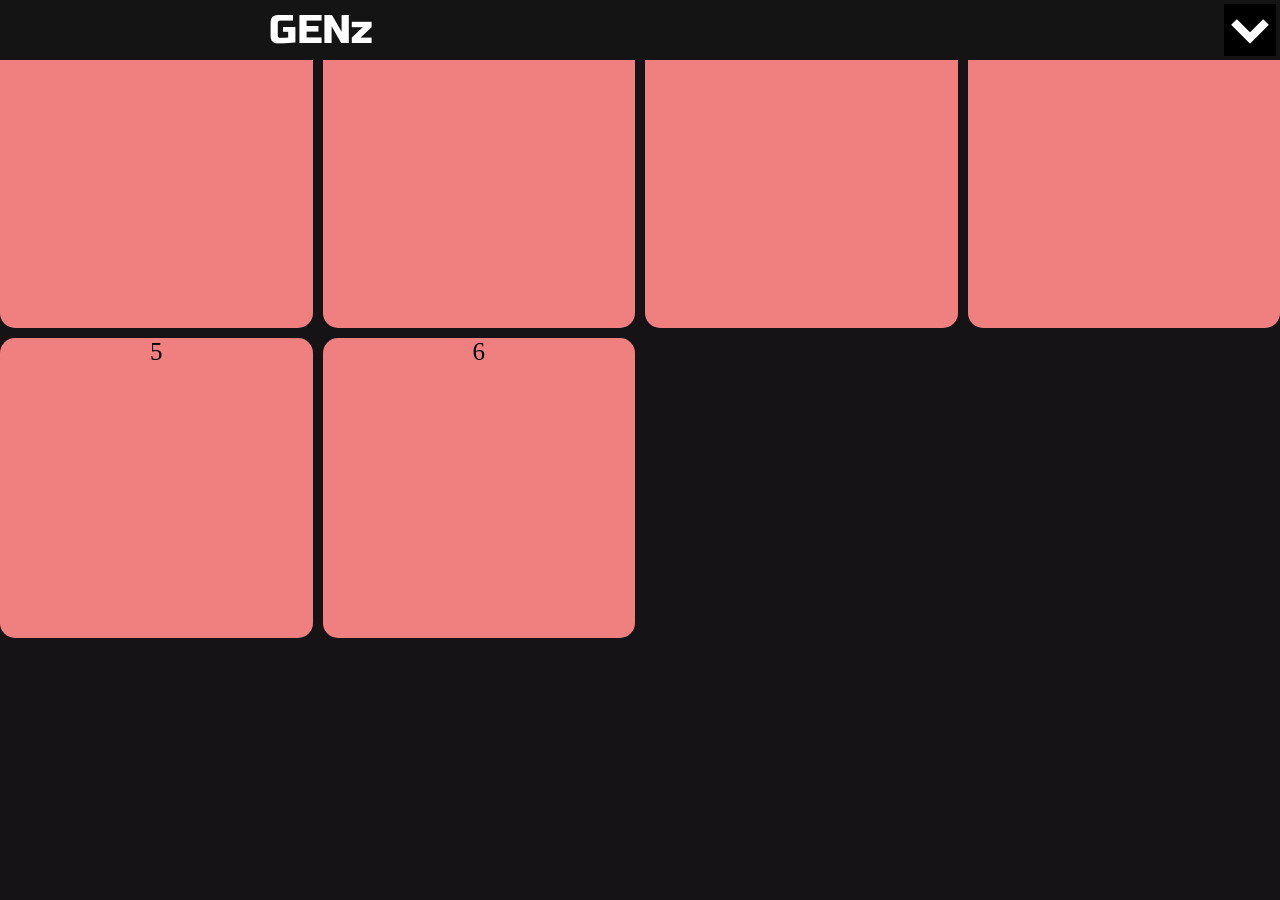
<file: Danilyshev/index.html>
<!DOCTYPE html>
<html lang="en">
<head>
    <meta charset="UTF-8">
    <meta name="viewport" content="width=device-width, initial-scale=1.0">
    <link rel="stylesheet" href="style.css">
    <link rel="preconnect" href="https://fonts.googleapis.com">
    <link rel="preconnect" href="https://fonts.gstatic.com" crossorigin>
    <link href="https://fonts.googleapis.com/css2?family=Inter:ital,opsz,wght@0,14..32,100..900;1,14..32,100..900&family=JetBrains+Mono:ital,wght@0,100..800;1,100..800&family=Russo+One&display=swap" rel="stylesheet">
    <title>Adaptive trying</title>
</head>
<body>
    <div class="header">
        <div class="first russo-one-regular">GENz</div>
        <div class="last">
            <button class = "footer-button"><img src="down-arrow.png" alt="Вниз"></button>
        </div>
        <div class="header-menu">menu</div>
        
    </div>
    <div class="liquid-chrome">молодежный барбешоп</div>
    <div class="wrapper">
        <div class="element">1</div>
        <div class="element">2</div>
        <div class="element">3</div>
        <div class="element">4</div>
        <div class="element">5</div>
        <div class="element">6</div>
    </div>
    



    <script src = "script.js"></script>
</body>
</html>
</file>
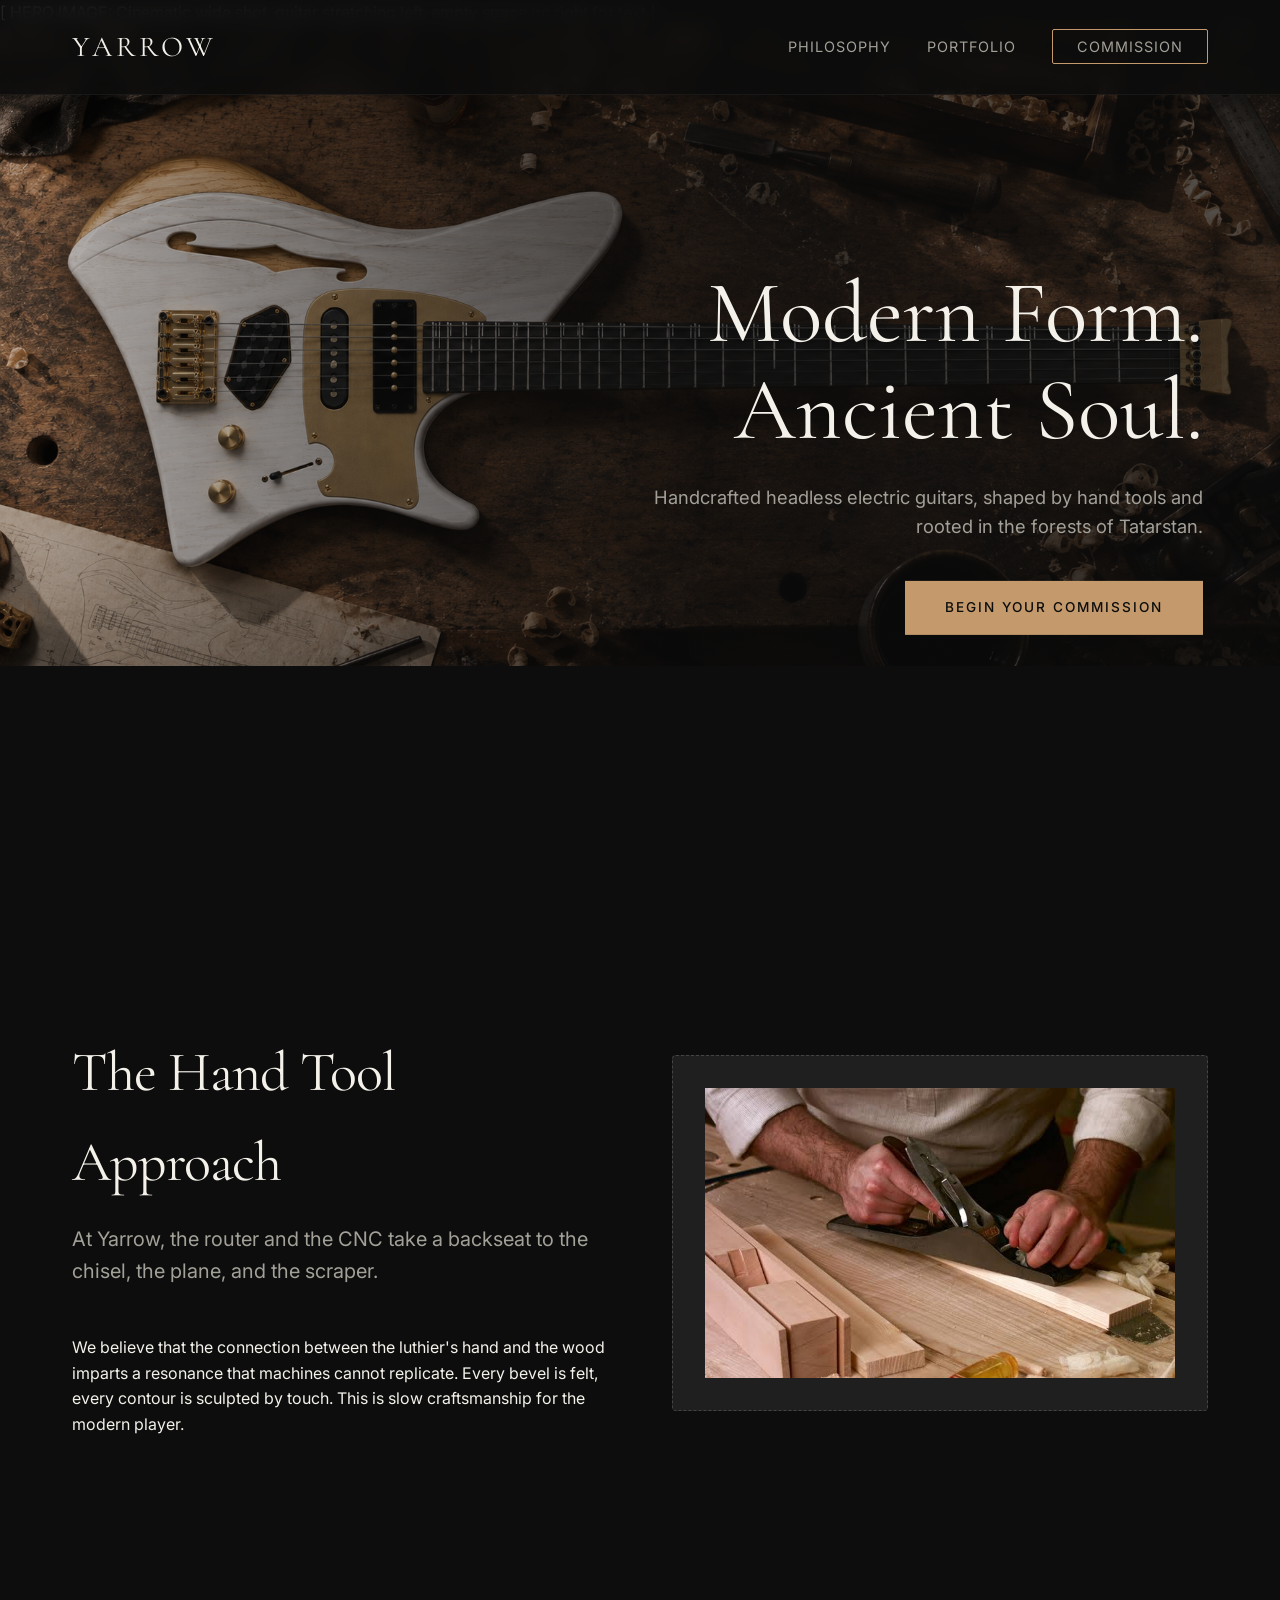
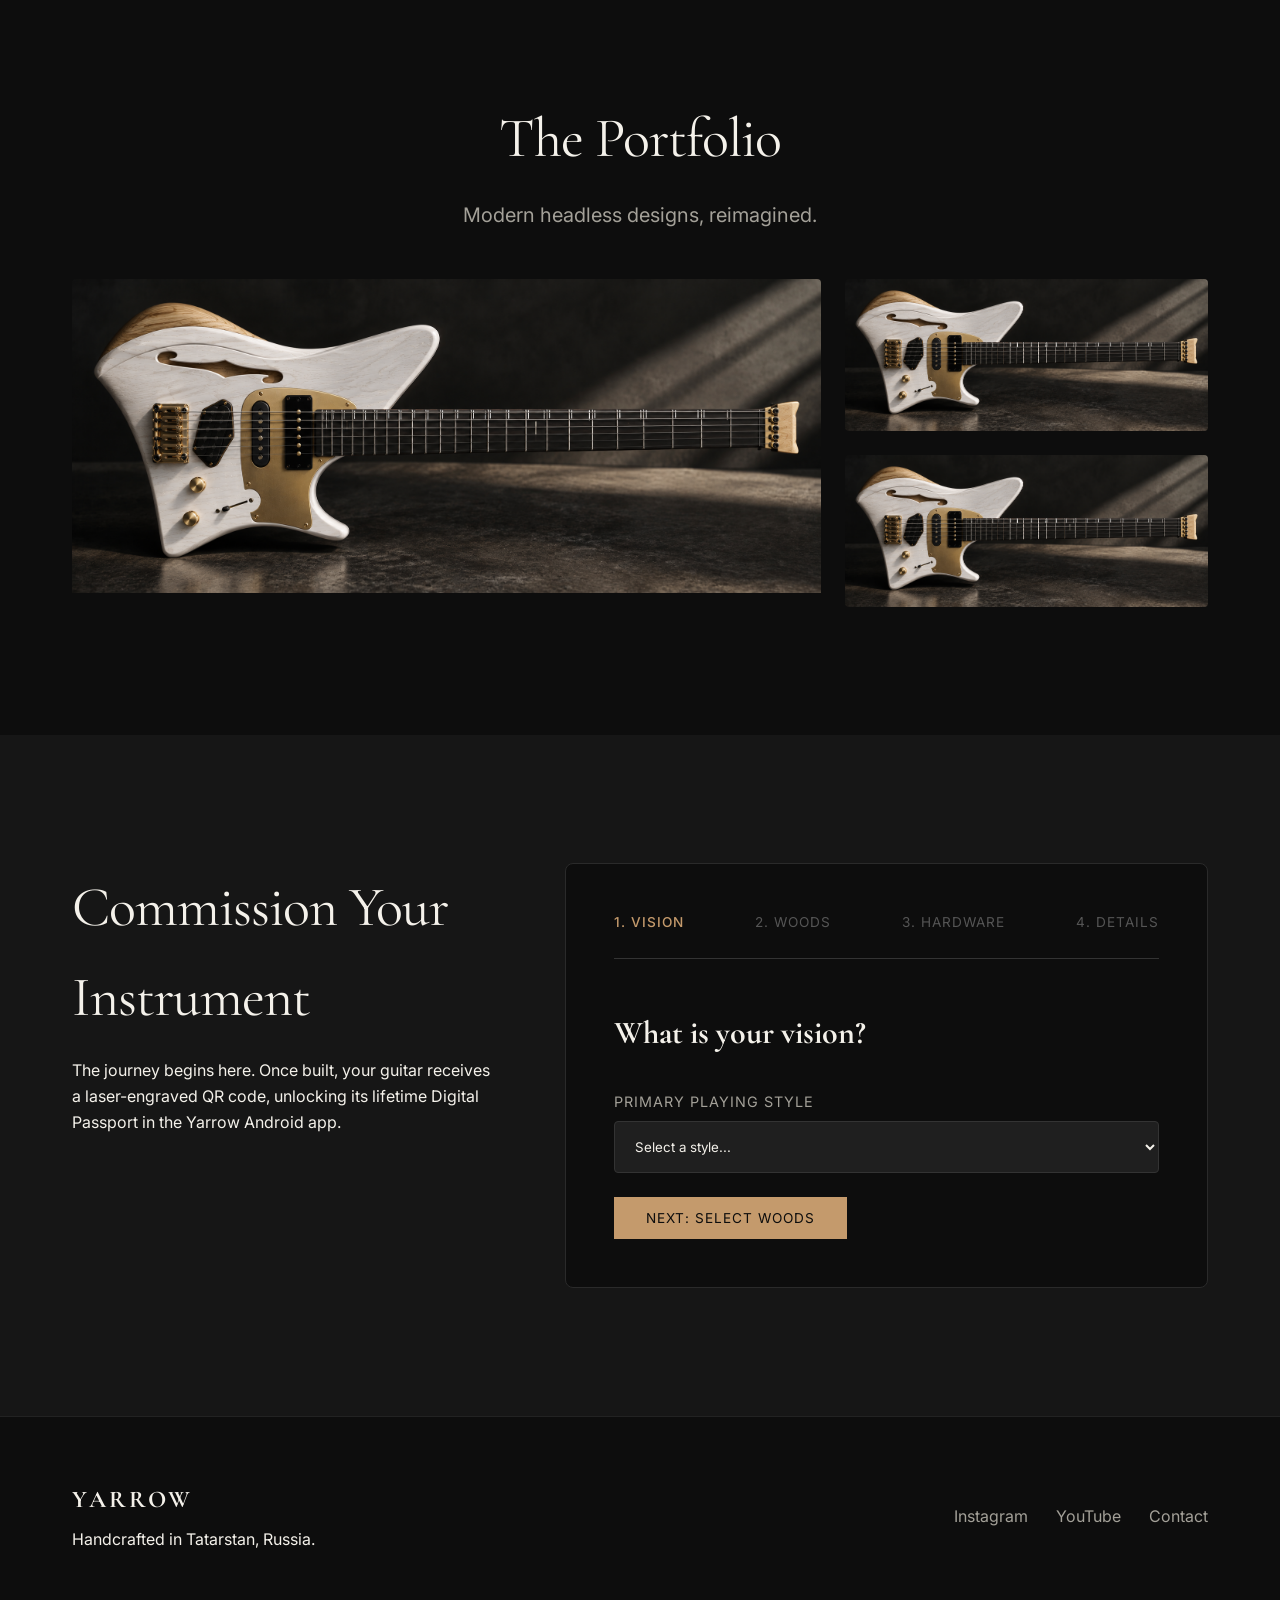
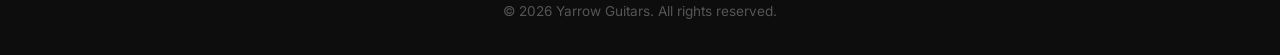
<file: Mindiyarov/index.html>
<!DOCTYPE html>
<html lang="en">
<head>
    <meta charset="UTF-8">
    <meta name="viewport" content="width=device-width, initial-scale=1.0">
    <title>Yarrow | Handcrafted Headless Guitars</title>
    <link rel="stylesheet" href="styles.css">
    <link rel="preconnect" href="https://fonts.googleapis.com">
    <link href="https://fonts.googleapis.com/css2?family=Cormorant+Garamond:wght@400;600&family=Inter:wght@300;400;500&display=swap" rel="stylesheet">
</head>
<body>

    <!-- Nav -->
    <header class="nav-header">
        <div class="container nav-container">
            <a href="#" class="logo">YARROW</a>
            <nav class="nav-links">
                <a href="#philosophy">Philosophy</a>
                <a href="#portfolio">Portfolio</a>
                <a href="#commission" class="btn-nav">Commission</a>
            </nav>
        </div>
    </header>

    <!-- herp -->
    <section class="hero">
        
        <div class="hero-image-placeholder">
            <span>[ HERO IMAGE: Cinematic wide shot, guitar stretching left, empty space on right for text ]</span>
            <img src="images/guitar_on_bench.png" alt="guitar on the bench">
        </div>
        
        <div class="hero-overlay"></div>
        
        <div class="hero-content">
            <h1 class="hero-title">Modern Form.<br>Ancient Soul.</h1>
            <p class="hero-subtitle">Handcrafted headless electric guitars, shaped by hand tools and rooted in the forests of Tatarstan.</p>
            <a href="#commission" class="btn-primary">Begin Your Commission</a>
        </div>
    </section>

    <!-- philosophy -->
    <section id="philosophy" class="section philosophy">
        <div class="container philosophy-grid">
            <div class="philosophy-text">
                <h2 class="section-title">The Hand Tool Approach</h2>
                <p class="section-lead">At Yarrow, the router and the CNC take a backseat to the chisel, the plane, and the scraper.</p>
                <p>We believe that the connection between the luthier's hand and the wood imparts a resonance that machines cannot replicate. Every bevel is felt, every contour is sculpted by touch. This is slow craftsmanship for the modern player.</p>
            </div>
            <div class="philosophy-image">
                <div class="img-placeholder">
                    <img src="images/handplane.jpg" alt="handplane shaving">
                </div>
            </div>
        </div>
    </section>

    <!-- portfolio -->
    <section id="portfolio" class="section portfolio-section">
        <div class="container">
            <h2 class="section-title text-center">The Portfolio</h2>
            <p class="section-lead text-center">Modern headless designs, reimagined.</p>
            <div class="portfolio-grid">
                <div class="portfolio-item large">
                    <img src="images/design1.png" alt="guitar 1">
                    <div class="portfolio-overlay"><h3>Model I</h3><p>White Oak / Maple</p></div>
                </div>
                <div class="portfolio-item">
                    <img src="images/design1.png" alt="guitar 2">
                    <div class="portfolio-overlay"><h3>Model II</h3><p>Elm / Rosewood</p></div>
                </div>
                <div class="portfolio-item">
                    <img src="images/design1.png" alt="bass">
                    <div class="portfolio-overlay"><h3>Model III "Volga"</h3><p>Plum / Ebony</p></div>
                </div>
            </div>
        </div>
    </section>

    <!-- Commission form -->
    <section id="commission" class="section commission-section">
        <div class="container commission-container">
            <div class="commission-intro">
                <h2 class="section-title">Commission Your Instrument</h2>
                <p>The journey begins here. Once built, your guitar receives a laser-engraved QR code, unlocking its lifetime Digital Passport in the Yarrow Android app.</p>
            </div>
            <div class="form-wrapper">
                <div class="form-progress">
                    <div class="progress-step active">1. Vision</div>
                    <div class="progress-step">2. Woods</div>
                    <div class="progress-step">3. Hardware</div>
                    <div class="progress-step">4. Details</div>
                </div>
                <form id="commission-form" class="commission-form">
                    <div class="form-step active" data-step="1">
                        <h3>What is your vision?</h3>
                        <label for="playing-style">Primary Playing Style</label>
                        <select id="playing-style" name="playing-style">
                            <option value="">Select a style...</option>
                            <option value="djent">Modern/Djent</option>
                            <option value="jazz">Jazz/Fusion</option>
                            <option value="blues">Blues/Rock</option>
                        </select>
                        <button type="button" class="btn-next">Next: Select Woods</button>
                    </div>
                </form>
            </div>
        </div>
    </section>

    <!-- Footer -->
    <footer class="footer">
        <div class="container footer-content">
            <div class="footer-brand"><h3>YARROW</h3><p>Handcrafted in Tatarstan, Russia.</p></div>
            <div class="footer-links">
                <a href="#">Instagram</a>
                <a href="#">YouTube</a>
                <a href="mailto:hello@yarrow-guitars.com">Contact</a>
            </div>
            <p class="copyright">&copy; 2026 Yarrow Guitars. All rights reserved.</p>
        </div>
    </footer>
</body>
</html>
</file>
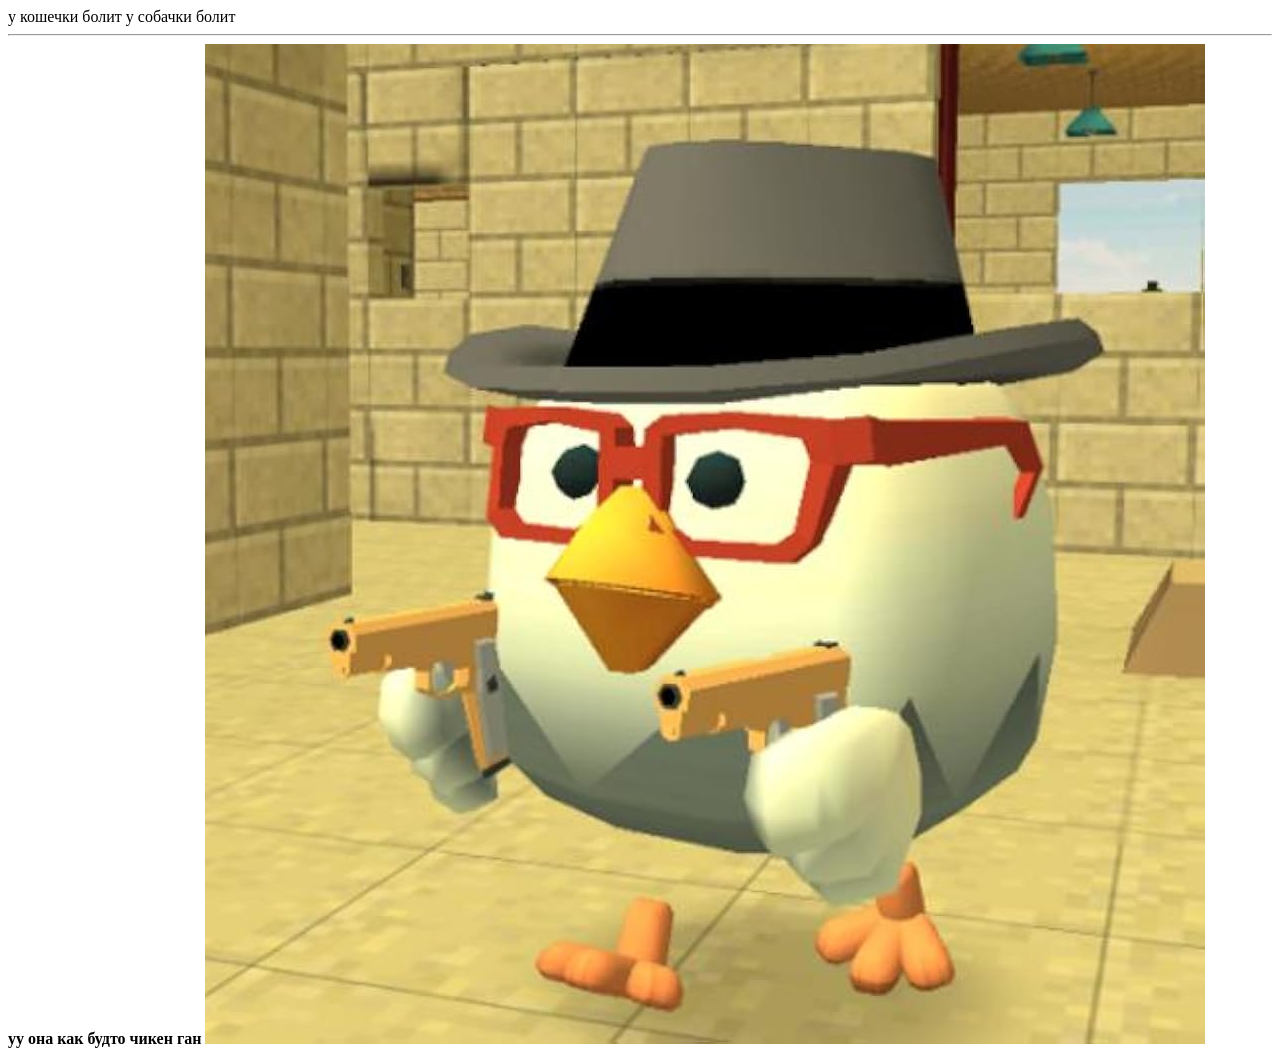
<file: Tlepova/index.html>
<!DOCTYPE html>
<html lang="en">
<head>
    <meta charset="UTF-8">
    <meta name="viewport" content="width=device-width, initial-scale=1.0">
    <title>Document</title>
</head>
<body>
    у кошечки болит у собачки болит 
    <hr>
    <b> уу она как будто чикен ган</b>
    <img src="sladost.jpg">
</body>
</html>
</file>
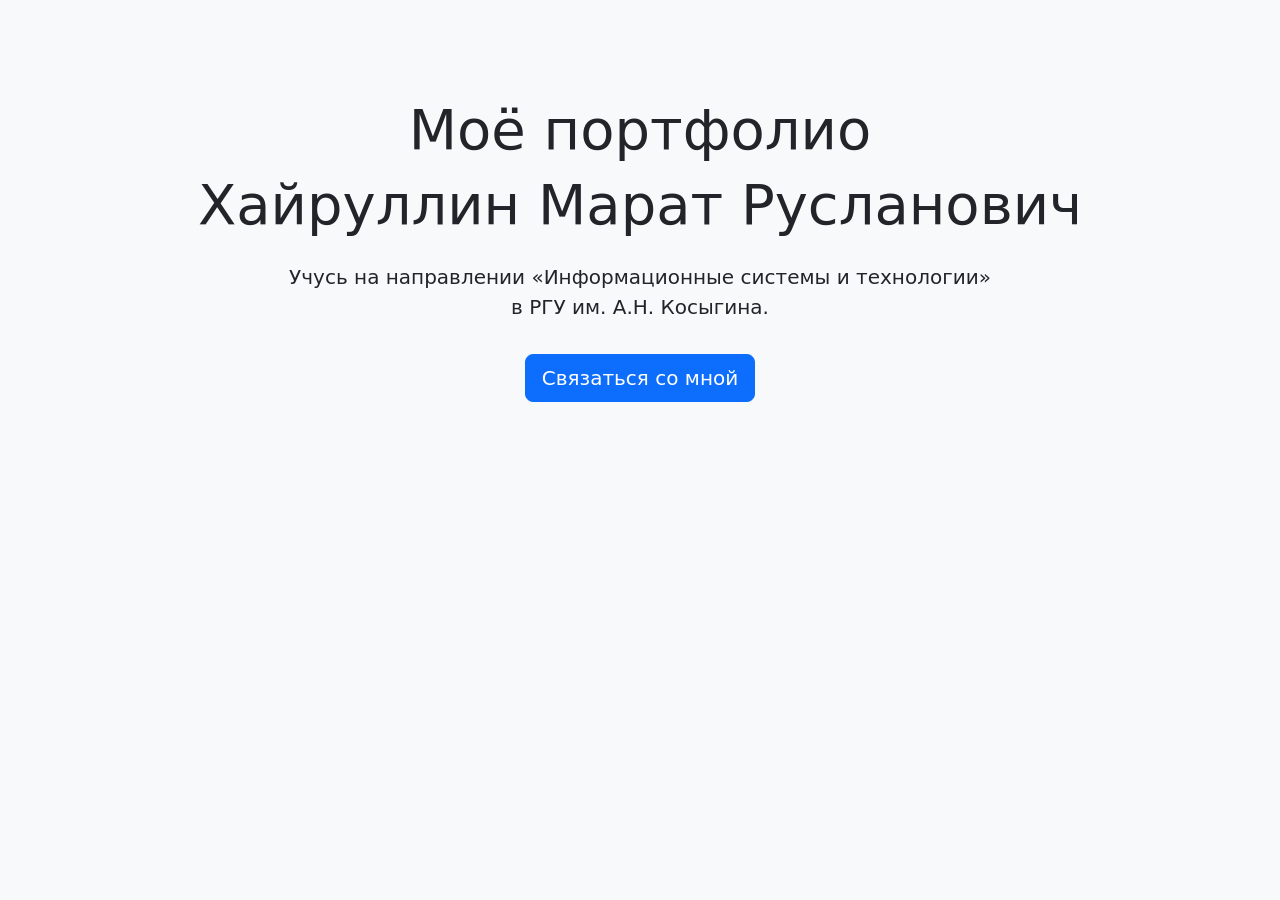
<file: Hayrulln/07.09.2026/index.html>
<!doctype html>
<html lang="ru">
  <head>
    <meta charset="utf-8">
    <meta name="viewport" content="width=device-width, initial-scale=1">
    <title>Портфолио | Хайруллин Марат</title>
    <link href="https://cdn.jsdelivr.net/npm/bootstrap@5.3.3/dist/css/bootstrap.min.css" rel="stylesheet">
  </head>
  <body class="bg-light">
    
    <div class="container text-center mt-5 pt-5">
      <h1 class="display-4">Моё портфолио</h1>
      <h2 class="display-4">Хайруллин Марат Русланович</h2>
      <p class="lead mt-4">
        Учусь на направлении «Информационные системы и технологии»<br>
        в РГУ им. А.Н. Косыгина.
      </p>
      <a href="mailto:mykilomail@gmail.com" class="btn btn-primary btn-lg mt-3">Связаться со мной</a>
    </div>

    <script src="https://cdn.jsdelivr.net/npm/bootstrap@5.3.3/dist/js/bootstrap.bundle.min.js"></script>
  </body>
</html>
</file>
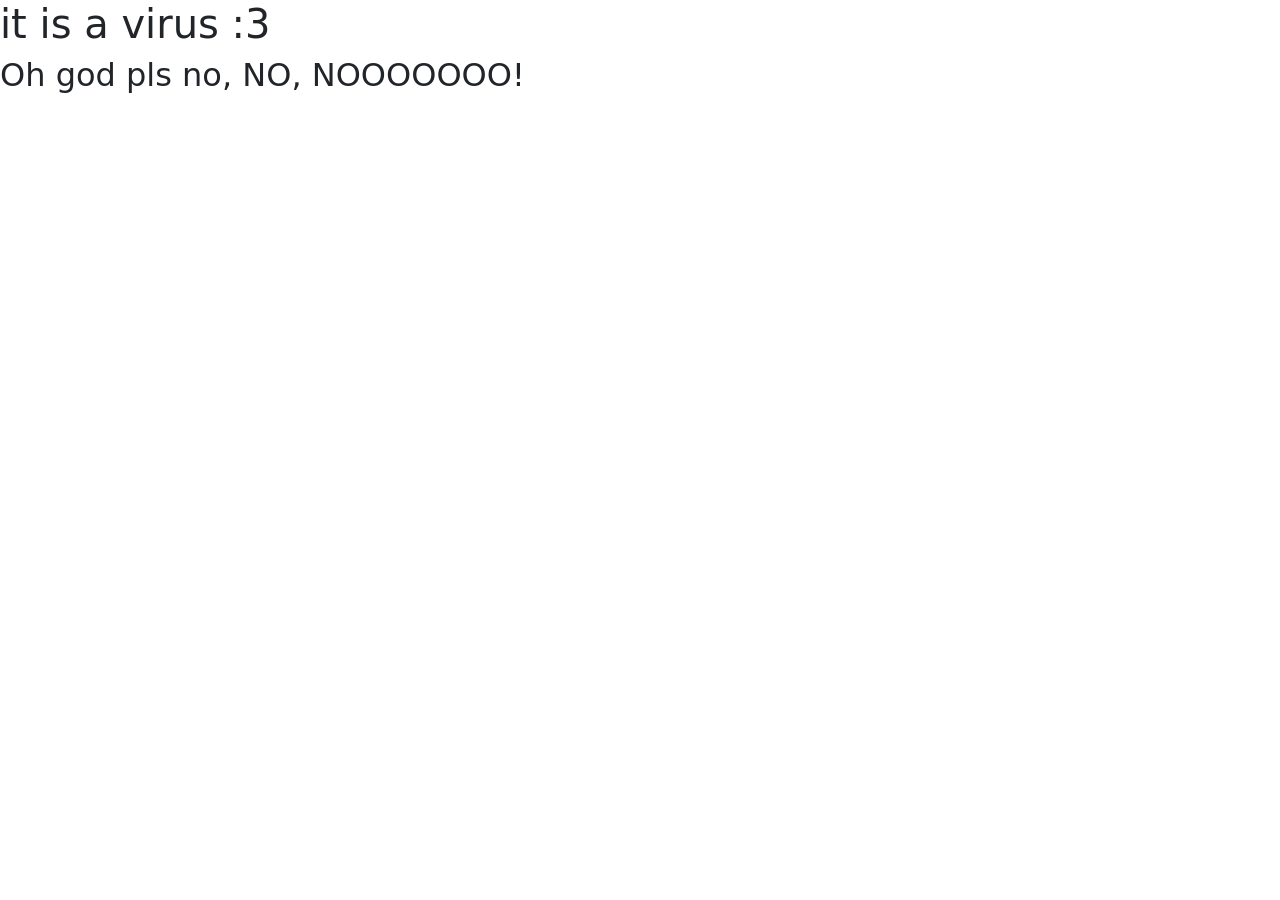
<file: Hayrulln/07.09.2026/index1.html>
<!doctype html>
<html lang="ru">
  <head>
    <meta charset="utf-8">
    <meta name="viewport" content="width=device-width, initial-scale=1">
    <title>not a virus</title>
    <link href="https://cdn.jsdelivr.net/npm/bootstrap@5.3.8/dist/css/bootstrap.min.css" rel="stylesheet" integrity="sha384-sRIl4kxILFvY47J16cr9ZwB07vP4J8+LH7qKQnuqkuIAvNWLzeN8tE5YBujZqJLB" crossorigin="anonymous">
  </head>
  <body>
    <h1>it is a virus :3
    <h2>Oh god pls no, NO, NOOOOOOO!
    <script src="https://cdn.jsdelivr.net/npm/bootstrap@5.3.8/dist/js/bootstrap.bundle.min.js" integrity="sha384-FKyoEForCGlyvwx9Hj09JcYn3nv7wiPVlz7YYwJrWVcXK/BmnVDxM+D2scQbITxI" crossorigin="anonymous"></script>
  </body>
</html>
</file>
<file: Danilyshev/style.css>
* {
    margin: 0;
    padding: 0;
    box-sizing: border-box;
    text-align: center;
    font-size: 1.25rem;
    padding: none;
    margin: none;
}
body{
    background-color: rgb(21, 19, 21);
    display: flex;
    flex-direction: column;
    align-items: center;
}

.header{
    margin: auto;   
    background: rgb(20, 20, 20);
    max-width: 1440px;
    height: 60px;
    width: 100%;
    display: grid;
    grid-template-columns: repeat(2, 1fr);
    position: fixed;
    top: 0;
    z-index: 10;
}

.wrapper{
    margin: auto;
    max-width: 1440px;
    width: 100%;
    display: grid;
    grid-template-columns: repeat(4, 1fr);
    gap: 10px;
}

.header-menu{
    display: none;
    flex-direction: column;
    background: none;
    border: none;
    cursor: pointer;
    margin-left: auto;
    line-height: 60px;
}


.element{
    height: 300px;
    background-color: lightcoral;
    border: none;
    border-radius: 15px;
}

.first, .last{
    height: 60px;
    border: none;
}
.first{
    color: rgb(255, 255, 255);
    font-family: "Russo One", sans-serif;
    font-weight: 400;
    font-style: normal;
    font-size: 2rem;
    line-height: 60px;
}

.last{
    display: flex;
    width: 60px;
    height: 60px;
    position: absolute;
    right: 0;
    align-items: center;
    justify-content: center;
}

.footer-button{
    background-color: rgb(0, 0, 0);
    width: 52px;
    height: 52px;
    border: none;
    gap: 8px;
    cursor: pointer;
}

.f{
    max-width: 1440px;
    width: 100%;
    height: 40px;
    display: flex;
    justify-content: center;
    align-items: center;
    margin: 60px 0 2em;
    font-family: "JetBrains Mono", sans-serif;
    font-size: 1.5rem;
    color: rgb(230, 230, 230);
}

.liquid-chrome {
  background: linear-gradient(135deg, #f0f0f0, #7a7a7a, #fff, #111, #fff, #a1a1a1, #f0f0f0);
  background-size: 400% 400%; /* Увеличиваем масштаб по обеим осям */
  animation: wave-flow 6s ease infinite;
}

@keyframes wave-flow {
  0% { background-position: 0% 50%; }
  50% { background-position: 100% 100%; } /* Сдвиг по диагонали вниз */
  100% { background-position: 0% 50%; }
}


/*@media (max-width: 1024px) {

    .wrapper {
        grid-template-columns: repeat(3, 1fr);
    }
    .f{
        font-size: 1.5rem;
    }
    
}

/*@media (max-width: 768px) {
    .header {
        display: flex;
        justify-content: space-between;
        align-items: center;
    }

    .header-menu {
        display: flex;
        background-color: lightyellow;
    }

    .second, .last {
        display: none;
    }

    .wrapper {
        grid-template-columns: repeat(2, 1fr);
    }
    .first {
    flex: 1;
    }
    .f{
        font-size: 1.25rem;
    }
}
</file>
<file: Mindiyarov/styles.css>
/* env vars */
:root {
    --bg-primary: #0d0d0d;
    --bg-secondary: #161616;
    --bg-tertiary: #1f1f1f;
    --text-primary: #f4f1ea;
    --text-secondary: #a3a098;
    --accent-wood: #c49a6c; 
    --accent-hover: #d9b68c;
    
    --font-heading: 'Cormorant Garamond', serif;
    --font-body: 'Inter', sans-serif;
    
    --transition: all 0.4s cubic-bezier(0.25, 0.8, 0.25, 1);
}

* { margin: 0; padding: 0; box-sizing: border-box; }

html { scrollbar-width: none; } 
body { -ms-overflow-style: none; }
::-webkit-scrollbar { display: none; } 

html { scroll-behavior: smooth; }

body {
    font-family: var(--font-body);
    background-color: var(--bg-primary);
    color: var(--text-primary);
    line-height: 1.6;
    overflow-x: hidden;
}

img { max-width: 100%; display: block; }
.container { max-width: 1200px; margin: 0 auto; padding: 0 2rem; }

/* typography */
.section { padding: 8rem 0; }
.section-title {
    font-family: var(--font-heading);
    font-size: 3.5rem;
    font-weight: 400;
    margin-bottom: 1rem;
    letter-spacing: -1px;
}
.section-lead {
    font-size: 1.25rem;
    color: var(--text-secondary);
    max-width: 600px;
    margin-bottom: 3rem;
}
.text-center { text-align: center; margin-left: auto; margin-right: auto; }

.img-placeholder {
    background-color: var(--bg-tertiary);
    border: 1px dashed #444;
    display: flex; align-items: center; justify-content: center;
    color: #666; font-size: 0.9rem; text-align: center;
    padding: 2rem; min-height: 300px; border-radius: 4px;
}

/* nav bar */
.nav-header {
    position: fixed; top: 0; width: 100%; z-index: 1000;
    padding: 1.5rem 0;
    background: rgba(13, 13, 13, 0.8);
    backdrop-filter: blur(10px);
    border-bottom: 1px solid rgba(255,255,255,0.05);
}
.nav-container { display: flex; justify-content: space-between; align-items: center; }
.logo { font-family: var(--font-heading); font-size: 1.8rem; color: var(--text-primary); text-decoration: none; letter-spacing: 4px; }
.nav-links a { color: var(--text-secondary); text-decoration: none; margin-left: 2rem; font-size: 0.9rem; text-transform: uppercase; letter-spacing: 1px; transition: var(--transition); }
.nav-links a:hover { color: var(--accent-wood); }
.btn-nav { border: 1px solid var(--accent-wood); padding: 0.5rem 1.5rem; border-radius: 2px; }

/* hero */
.hero {
    height: 100vh;
    display: flex;
    align-items: center;
    position: relative;
    overflow: hidden;
}

.hero-image-placeholder {
    position: absolute; top: 0; left: 0; width: 100%; height: 100%;
    z-index: 0; min-height: auto;
}


.hero-overlay {
    position: absolute; top: 0; left: 0; width: 100%; height: 100%;
    background: linear-gradient(to left, rgba(13,13,13,0.7) 45%, rgba(13,13,13,0.2) 100%);
    z-index: 1;
}

.hero-content {
    position: absolute;
    right: 6vw; 
    top: 50%;
    transform: translateY(-50%);
    z-index: 2;
    max-width: 550px;
    text-align: right;
}

.hero-title {
    font-family: var(--font-heading);
    font-size: 5.5rem;
    line-height: 1.1;
    margin-bottom: 1.5rem;
    font-weight: 400;
}

.hero-subtitle {
    font-size: 1.15rem;
    color: var(--text-secondary);
    margin-bottom: 2.5rem;
    margin-left: auto; 
}

.btn-primary {
    display: inline-block;
    background-color: var(--accent-wood);
    color: var(--bg-primary);
    padding: 1rem 2.5rem;
    text-decoration: none;
    font-weight: 500;
    text-transform: uppercase;
    letter-spacing: 2px;
    font-size: 0.85rem;
    transition: var(--transition);
    border: none; cursor: pointer;
}
.btn-primary:hover { background-color: var(--accent-hover); transform: translateY(-2px); }

/* philosophy */
.philosophy-grid { display: grid; grid-template-columns: 1fr 1fr; gap: 4rem; align-items: center; }


/* portfolio */
.portfolio-grid { display: grid; grid-template-columns: repeat(3, 1fr); gap: 1.5rem; }
.portfolio-item { position: relative; overflow: hidden; border-radius: 4px; cursor: pointer; }
.portfolio-item.large { grid-column: span 2; grid-row: span 2; }
.portfolio-item .img-placeholder { min-height: 300px; transition: var(--transition); }
.portfolio-item.large .img-placeholder { min-height: 630px; }
.portfolio-overlay { position: absolute; bottom: 0; left: 0; right: 0; padding: 2rem; background: linear-gradient(to top, rgba(0,0,0,0.9), transparent); transform: translateY(100%); transition: var(--transition); }
.portfolio-item:hover .portfolio-overlay { transform: translateY(0); }
.portfolio-item:hover .img-placeholder { transform: scale(1.05); }

.commission-section { background-color: var(--bg-secondary); }
.commission-container { display: grid; grid-template-columns: 1fr 1.5fr; gap: 4rem; align-items: start; }
.form-wrapper { background: var(--bg-primary); padding: 3rem; border-radius: 8px; border: 1px solid #2a2a2a; }
.form-progress { display: flex; justify-content: space-between; margin-bottom: 3rem; border-bottom: 1px solid #333; padding-bottom: 1.5rem; }
.progress-step { font-size: 0.85rem; color: #555; text-transform: uppercase; letter-spacing: 1px; }
.progress-step.active { color: var(--accent-wood); font-weight: 500; }
.form-step { display: none; }
.form-step.active { display: block; animation: fadeIn 0.4s ease; }
@keyframes fadeIn { from { opacity: 0; transform: translateY(10px); } to { opacity: 1; transform: translateY(0); } }
.form-step h3 { font-family: var(--font-heading); font-size: 2rem; margin-bottom: 2rem; }
.form-step label { display: block; margin-bottom: 0.5rem; color: var(--text-secondary); font-size: 0.9rem; text-transform: uppercase; letter-spacing: 1px; }
.form-step select { width: 100%; padding: 1rem; background: var(--bg-tertiary); border: 1px solid #333; color: var(--text-primary); border-radius: 4px; margin-bottom: 1.5rem; font-family: var(--font-body); }
.btn-next { padding: 0.8rem 2rem; border: none; cursor: pointer; font-family: var(--font-body); text-transform: uppercase; letter-spacing: 1px; font-size: 0.85rem; background: var(--accent-wood); color: var(--bg-primary); transition: var(--transition); }
.btn-next:hover { background: var(--accent-hover); }

/* footer */
.footer { padding: 4rem 0 2rem; border-top: 1px solid #222; }
.footer-content { display: flex; flex-wrap: wrap; justify-content: space-between; align-items: center; }
.footer-brand h3 { font-family: var(--font-heading); font-size: 1.5rem; letter-spacing: 3px; margin-bottom: 0.5rem; }
.footer-links a { color: var(--text-secondary); text-decoration: none; margin-left: 1.5rem; transition: var(--transition); }
.footer-links a:hover { color: var(--accent-wood); }
.copyright { width: 100%; text-align: center; margin-top: 3rem; color: #555; font-size: 0.85rem; }

/* responses */

@media (max-width: 600px) {
    .hero-title { font-size: 2.8rem; }
    .hero-subtitle { font-size: 1rem; }
    .section { padding: 5rem 0; }
    .section-title { font-size: 2.5rem; }
    
    .woods-info .section-title { font-size: 2.2rem; }
    .wood-item h3 { font-size: 1.5rem; }
    
    .portfolio-grid { grid-template-columns: 1fr; }
    .portfolio-item.large { grid-column: span 1; }
    .nav-links a:not(.btn-nav) { display: none; }
}
</file>
